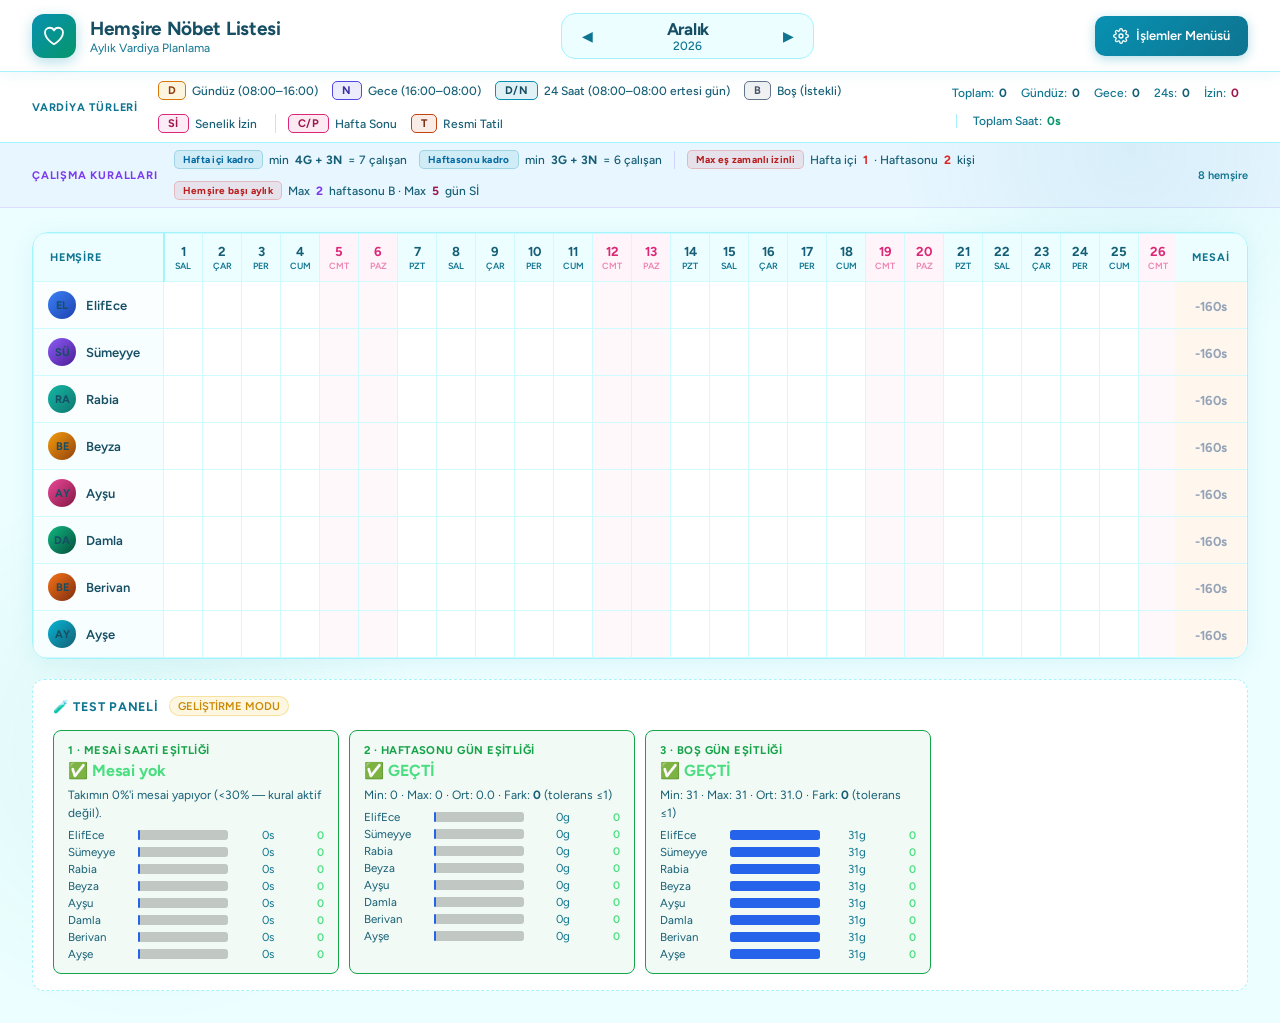
<file: index.html>
<!DOCTYPE html>
<html lang="tr">
<head>
  <meta charset="UTF-8" />
  <meta name="viewport" content="width=device-width, initial-scale=1.0" />
  <meta name="description" content="Hemşire Nöbet Listesi - Aylık çalışma programı düzenleme ve TXT olarak indirme uygulaması" />
  <title>Hemşire Nöbet Listesi</title>
  <script>
    (function(){var t=localStorage.getItem('nobet_theme');document.documentElement.setAttribute('data-theme',t==='dark'?'dark':'light');})();
  </script>
  <link rel="preconnect" href="https://fonts.googleapis.com" />
  <link rel="preconnect" href="https://fonts.gstatic.com" crossorigin />
  <link href="https://fonts.googleapis.com/css2?family=Figtree:wght@300;400;500;600;700;800&family=Noto+Sans:wght@300;400;500;700&display=swap" rel="stylesheet" />
  <link rel="stylesheet" href="style.css" />
</head>
<body>

<div class="app-wrapper">

  <!-- ─── HEADER ─── -->
  <header class="app-header">
    <div class="header-left">
      <div class="header-icon">
        <!-- Heroicons: heart (healthcare) -->
        <svg viewBox="0 0 24 24" aria-hidden="true">
          <path stroke-linecap="round" stroke-linejoin="round" d="M21 8.25c0-2.485-2.099-4.5-4.688-4.5-1.935 0-3.597 1.126-4.312 2.733-.715-1.607-2.377-2.733-4.313-2.733C5.1 3.75 3 5.765 3 8.25c0 7.22 9 12 9 12s9-4.78 9-12Z" />
        </svg>
      </div>
      <div class="header-title">
        <h1>Hemşire Nöbet Listesi</h1>
        <p>Aylık Vardiya Planlama</p>
      </div>
    </div>

    <div class="header-center">
      <div class="month-nav">
        <button class="nav-btn" onclick="prevMonth()" title="Önceki Ay">◀</button>
        <div class="month-display">
          <span class="month-name" id="monthName">Nisan</span>
          <span class="year-name" id="yearName">2026</span>
        </div>
        <button class="nav-btn" onclick="nextMonth()" title="Sonraki Ay">▶</button>
      </div>
    </div>

    <div class="header-right">
      <button class="btn btn-primary" onclick="openMenuModal()" id="btn-main-menu" aria-label="İşlemler Menüsü">
        <svg width="16" height="16" viewBox="0 0 24 24" fill="none" stroke="currentColor" stroke-width="2" stroke-linecap="round" stroke-linejoin="round" aria-hidden="true"><path d="M12 15a3 3 0 1 0 0-6 3 3 0 0 0 0 6Z"/><path d="M19.4 15a1.65 1.65 0 0 0 .33 1.82l.06.06a2 2 0 0 1-2.83 2.83l-.06-.06a1.65 1.65 0 0 0-1.82-.33 1.65 1.65 0 0 0-1 1.51V21a2 2 0 0 1-4 0v-.09A1.65 1.65 0 0 0 9 19.4a1.65 1.65 0 0 0-1.82.33l-.06.06a2 2 0 0 1-2.83-2.83l.06-.06A1.65 1.65 0 0 0 4.68 15a1.65 1.65 0 0 0-1.51-1H3a2 2 0 0 1 0-4h.09A1.65 1.65 0 0 0 4.6 9a1.65 1.65 0 0 0-.33-1.82l-.06-.06a2 2 0 0 1 2.83-2.83l.06.06A1.65 1.65 0 0 0 9 4.68a1.65 1.65 0 0 0 1-1.51V3a2 2 0 0 1 4 0v.09a1.65 1.65 0 0 0 1 1.51 1.65 1.65 0 0 0 1.82-.33l.06-.06a2 2 0 0 1 2.83 2.83l-.06.06A1.65 1.65 0 0 0 19.4 9a1.65 1.65 0 0 0 1.51 1H21a2 2 0 0 1 0 4h-.09a1.65 1.65 0 0 0-1.51 1Z"/></svg>
        <span class="btn-label">İşlemler Menüsü</span>
      </button>
      <input type="file" id="importFile" accept=".json" style="display:none;" onchange="importData(event)" />
    </div>
  </header>

  <!-- ─── LEGEND BAR ─── -->
  <div class="legend-bar">
    <span class="legend-label">Vardiya Türleri</span>
    <div class="legend-items">
      <div class="legend-item">
        <span class="legend-chip chip-day">D</span>
        Gündüz (08:00–16:00)
      </div>
      <div class="legend-item">
        <span class="legend-chip chip-night">N</span>
        Gece (16:00–08:00)
      </div>
      <div class="legend-item">
        <span class="legend-chip chip-dn">D/N</span>
        24 Saat (08:00–08:00 ertesi gün)
      </div>
      <div class="legend-item">
        <span class="legend-chip" style="background:rgba(100,116,139,0.10);color:#475569;border:1px solid #64748B;">B</span>
        Boş (İstekli)
      </div>
      <div class="legend-item">
        <span class="legend-chip chip-leave">Sİ</span>
        Senelik İzin
      </div>
      <div class="legend-item" style="border-left:1.5px solid var(--border-color);padding-left:12px;margin-left:4px;">
        <span class="legend-chip" style="background:rgba(219,39,119,0.10);color:#9D174D;border-color:#DB2777;">C/P</span>
        Hafta Sonu
      </div>
      <div class="legend-item">
        <span class="legend-chip" style="background:rgba(194,65,12,0.10);color:#7C2D12;border-color:#C2410C;">T</span>
        Resmi Tatil
      </div>
    </div>
    <div class="legend-spacer"></div>
    <div class="stats-bar">
      <div class="stat-item">Toplam: <span class="stat-value" id="statTotal">0</span></div>
      <div class="stat-item">Gündüz: <span class="stat-value" id="statDay">0</span></div>
      <div class="stat-item">Gece: <span class="stat-value" id="statNight">0</span></div>
      <div class="stat-item">24s: <span class="stat-value" id="statDN">0</span></div>
      <div class="stat-item">İzin: <span class="stat-value" style="color:var(--shift-leave-text)" id="statLeave">0</span></div>
      <div class="stat-item" style="border-left:1.5px solid var(--border-color);padding-left:16px;margin-left:4px;">Toplam Saat: <span class="stat-value" style="color:var(--brand-cta)" id="statHours">0s</span></div>
    </div>
  </div>

  <!-- ─── RULES BAR ─── -->
  <div class="rules-bar" id="rulesBar"></div>

  <!-- ─── MAIN TABLE ─── -->
  <main class="main-content">
    <!-- Masaüstü: tablo görünümü -->
    <div class="table-wrapper" id="desktopView">
      <table class="schedule-table" id="scheduleTable">
        <thead id="tableThead"></thead>
        <tbody id="tableTbody"></tbody>
      </table>
    </div>
    <!-- Mobil: kart görünümü (JS tarafından doldurulur) -->
    <div class="mobile-view" id="mobileView"></div>

    <!-- ─── TEST PANELİ (geliştirme modu) ─── -->
    <div class="test-panel" id="testPanel" style="display:none"></div>
  </main>

  <!-- ─── MOBİL FLOATING BOTTOM BAR ─── -->
  <div class="mobile-fab-bar" id="mobileFabBar">
    <div class="mob-month-nav">
      <button class="nav-btn" onclick="prevMonth()" title="Önceki Ay">◀</button>
      <div class="mob-month-display">
        <span class="month-name" id="mobMonthName">Nisan</span>
        <span class="year-name" id="mobYearName">2026</span>
      </div>
      <button class="nav-btn" onclick="nextMonth()" title="Sonraki Ay">▶</button>
    </div>
    <button class="mob-view-toggle" id="viewToggleBtn" onclick="toggleViewMode()" title="Tablo Görünümüne Geç">📊</button>
  </div>

</div>

  <!-- ─── MENU MODAL ─── -->
  <div class="modal-overlay" id="menuModal">
    <div class="modal" style="max-width:360px;">
      <div class="modal-header">
        <h2 class="modal-title">İşlemler Menüsü</h2>
        <button class="modal-close" onclick="closeMenuModal()" aria-label="Kapat">✕</button>
      </div>

      <div style="display:flex;flex-direction:column;gap:6px;">
        <!-- Çizelge -->
        <button class="menu-btn" onclick="closeMenuModal(); openAutoModal();">
          <svg viewBox="0 0 24 24" fill="none" stroke="currentColor" stroke-width="1.8" stroke-linecap="round" stroke-linejoin="round" aria-hidden="true"><rect x="3" y="4" width="18" height="18" rx="2"/><path d="M16 2v4M8 2v4M3 10h18"/><path d="M8 14h.01M12 14h.01M16 14h.01M8 18h.01M12 18h.01"/></svg>
          Otomatik Çizelge Oluştur
        </button>
        <button class="menu-btn" onclick="closeMenuModal(); openNurseModal();">
          <svg viewBox="0 0 24 24" fill="none" stroke="currentColor" stroke-width="1.8" stroke-linecap="round" stroke-linejoin="round" aria-hidden="true"><path d="M17 21v-2a4 4 0 0 0-4-4H5a4 4 0 0 0-4 4v2"/><circle cx="9" cy="7" r="4"/><path d="M23 21v-2a4 4 0 0 0-3-3.87M16 3.13a4 4 0 0 1 0 7.75"/></svg>
          Hemşire Yönetimi
        </button>

        <div class="menu-divider"></div>

        <!-- Tema -->
        <button class="menu-btn" onclick="toggleTheme()" id="btn-theme-toggle">
          <span id="themeToggleIcon" style="display:flex;align-items:center;">
            <svg viewBox="0 0 24 24" fill="none" stroke="currentColor" stroke-width="1.8" stroke-linecap="round" stroke-linejoin="round" aria-hidden="true"><path d="M21 12.79A9 9 0 1 1 11.21 3 7 7 0 0 0 21 12.79z"/></svg>
          </span>
          <span id="themeToggleLabel">Karanlık Tema</span>
        </button>

        <div class="menu-divider"></div>

        <!-- Veri -->
        <button class="menu-btn" onclick="closeMenuModal(); exportData();">
          <svg viewBox="0 0 24 24" fill="none" stroke="currentColor" stroke-width="1.8" stroke-linecap="round" stroke-linejoin="round" aria-hidden="true"><path d="M21 15v4a2 2 0 0 1-2 2H5a2 2 0 0 1-2-2v-4"/><polyline points="7 10 12 15 17 10"/><line x1="12" y1="15" x2="12" y2="3"/></svg>
          Mevcut Ayı Dışa Aktar (Yedekle)
        </button>
        <button class="menu-btn" onclick="closeMenuModal(); document.getElementById('importFile').click();">
          <svg viewBox="0 0 24 24" fill="none" stroke="currentColor" stroke-width="1.8" stroke-linecap="round" stroke-linejoin="round" aria-hidden="true"><path d="M21 15v4a2 2 0 0 1-2 2H5a2 2 0 0 1-2-2v-4"/><polyline points="17 8 12 3 7 8"/><line x1="12" y1="3" x2="12" y2="15"/></svg>
          İçe Aktar (Geri Yükle)
        </button>

        <div class="menu-divider"></div>

        <!-- Yazdır / İndir -->
        <button class="menu-btn" onclick="closeMenuModal(); printSchedule();">
          <svg viewBox="0 0 24 24" fill="none" stroke="currentColor" stroke-width="1.8" stroke-linecap="round" stroke-linejoin="round" aria-hidden="true"><polyline points="6 9 6 2 18 2 18 9"/><path d="M6 18H4a2 2 0 0 1-2-2v-5a2 2 0 0 1 2-2h16a2 2 0 0 1 2 2v5a2 2 0 0 1-2 2h-2"/><rect x="6" y="14" width="12" height="8"/></svg>
          Yazdır (A4)
        </button>
        <button class="menu-btn" onclick="closeMenuModal(); downloadTxt();">
          <svg viewBox="0 0 24 24" fill="none" stroke="currentColor" stroke-width="1.8" stroke-linecap="round" stroke-linejoin="round" aria-hidden="true"><path d="M14 2H6a2 2 0 0 0-2 2v16a2 2 0 0 0 2 2h12a2 2 0 0 0 2-2V8z"/><polyline points="14 2 14 8 20 8"/><line x1="16" y1="13" x2="8" y2="13"/><line x1="16" y1="17" x2="8" y2="17"/><polyline points="10 9 9 9 8 9"/></svg>
          TXT Formatında İndir
        </button>

        <div class="menu-divider"></div>

        <!-- Tehlikeli -->
        <button class="menu-btn menu-btn-danger" onclick="closeMenuModal(); clearAll();">
          <svg viewBox="0 0 24 24" fill="none" stroke="currentColor" stroke-width="1.8" stroke-linecap="round" stroke-linejoin="round" aria-hidden="true"><polyline points="3 6 5 6 21 6"/><path d="M19 6l-1 14a2 2 0 0 1-2 2H8a2 2 0 0 1-2-2L5 6"/><path d="M10 11v6M14 11v6"/><path d="M9 6V4a1 1 0 0 1 1-1h4a1 1 0 0 1 1 1v2"/></svg>
          Ekranda Görünen Ayı Temizle
        </button>
      </div>
    </div>
  </div>

<!-- ─── AUTO SCHEDULE MODAL ─── -->
<div class="modal-overlay" id="autoModal">
  <div class="modal" style="max-width:440px;">
    <div class="modal-header">
      <h2 class="modal-title">Otomatik Çizelge Oluştur</h2>
      <button class="modal-close" onclick="closeAutoModal()">&#x2715;</button>
    </div>

    <p style="color:var(--text-secondary);font-size:13px;line-height:1.65;margin-bottom:16px;">
      <strong id="autoMonthLabel" style="color:var(--text-primary);"></strong> ayı için otomatik vardiya ataması yapılacak.
      Yük dengeli ve tercih öncelikli dağıtılır. Gece (N) sonrası zorunlu dinlenme kuralı otomatik uygulanır.
    </p>

    <!-- Hafta içi -->
    <p style="font-size:12px;font-weight:600;color:var(--text-secondary);margin-bottom:8px;letter-spacing:0.3px;">HAFTA İÇİ</p>
    <div style="display:grid;grid-template-columns:1fr 1fr;gap:12px;margin-bottom:12px;">
      <div class="form-group" style="margin-bottom:0;">
        <label class="form-label" for="autoMinDay">Min. Gündüz</label>
        <input class="form-input" type="number" id="autoMinDay" value="4" min="1" max="20">
      </div>
      <div class="form-group" style="margin-bottom:0;">
        <label class="form-label" for="autoMinNight">Min. Gece</label>
        <input class="form-input" type="number" id="autoMinNight" value="3" min="1" max="20">
      </div>
    </div>

    <!-- Haftasonu -->
    <p style="font-size:12px;font-weight:600;color:var(--text-secondary);margin-bottom:8px;letter-spacing:0.3px;">HAFTASONU / RESMİ TATİL</p>
    <div style="display:grid;grid-template-columns:1fr 1fr;gap:12px;margin-bottom:16px;">
      <div class="form-group" style="margin-bottom:0;">
        <label class="form-label" for="autoMinDayWe">Min. Gündüz</label>
        <input class="form-input" type="number" id="autoMinDayWe" value="3" min="1" max="20">
      </div>
      <div class="form-group" style="margin-bottom:0;">
        <label class="form-label" for="autoMinNightWe">Min. Gece</label>
        <input class="form-input" type="number" id="autoMinNightWe" value="3" min="1" max="20">
      </div>
    </div>

    <!-- Hemşire başı limitler -->
    <p style="font-size:12px;font-weight:600;color:var(--text-secondary);margin-bottom:8px;letter-spacing:0.3px;">HEMŞİRE BAŞI AYLIK LİMİTLER</p>
    <div style="display:grid;grid-template-columns:1fr 1fr;gap:12px;margin-bottom:16px;">
      <div class="form-group" style="margin-bottom:0;">
        <label class="form-label" for="autoMaxLeave">Max Senelik İzin (gün)</label>
        <input class="form-input" type="number" id="autoMaxLeave" value="5" min="1" max="31">
      </div>
    </div>

    <div id="autoPreview" style="background:rgba(8,145,178,0.07);border:1px solid rgba(8,145,178,0.18);border-radius:10px;padding:12px;margin-bottom:16px;font-size:12px;color:var(--text-secondary);line-height:1.6;">
    </div>

    <div style="background:rgba(234,179,8,0.07);border:1px solid rgba(234,179,8,0.25);border-radius:10px;padding:10px 12px;margin-bottom:20px;">
      <p style="color:#92400e;font-size:12px;line-height:1.5;">
        Sadece <strong>atanmamış (boş)</strong> hücreler doldurulur. Mevcut vardiyalar, izin ve boş gün talepleri korunur.
      </p>
    </div>

    <div class="modal-footer">
      <button class="btn btn-secondary" onclick="closeAutoModal()" id="btn-auto-cancel">İptal</button>
      <button class="btn btn-primary" onclick="runAutoSchedule()" id="btn-run-auto">Oluştur</button>
    </div>
  </div>
</div>

<!-- ─── SENARYO SEÇİCİ MODAL ─── -->
<div class="modal-overlay" id="scenarioPickerModal">
  <div class="modal" style="max-width:700px;max-height:88vh;display:flex;flex-direction:column;">
    <div class="modal-header" style="flex-shrink:0;">
      <div>
        <h2 class="modal-title">Senaryo Seçimi</h2>
        <p style="font-size:12px;color:var(--text-muted);margin:2px 0 0;" id="scenarioPickerSubtitle"></p>
      </div>
      <button class="modal-close" onclick="closeScenarioPickerModal()">✕</button>
    </div>

    <div id="scenarioPickerBody" style="overflow-y:auto;flex:1;padding:8px 0;"></div>

    <div class="modal-footer" style="flex-shrink:0;border-top:1px solid var(--modal-divider);padding-top:12px;">
      <span style="font-size:12px;color:var(--text-muted);flex:1;" id="scenarioPickerNote"></span>
      <button class="btn btn-secondary" onclick="closeScenarioPickerModal()">İptal</button>
      <button class="btn btn-primary" id="btn-apply-scenario" onclick="applySelectedScenario()" disabled style="opacity:0.4;">Uygula</button>
    </div>
  </div>
</div>

<!-- ─── NURSE MANAGER MODAL ─── -->
<div class="modal-overlay" id="nurseModal">
  <div class="modal">
    <div class="modal-header">
      <h2 class="modal-title">Hemşire Listesi</h2>
      <button class="modal-close" onclick="closeNurseModal()">✕</button>
    </div>

    <div class="form-group">
      <label class="form-label" for="newNurseName">Yeni Hemşire Ekle</label>
      <div style="display:flex;gap:8px;">
        <input 
          class="form-input" 
          type="text" 
          id="newNurseName" 
          placeholder="Hemşire adını yazın..." 
          autocomplete="off"
        />
        <button class="btn btn-primary" onclick="addNurse()" id="btn-add-nurse" style="min-width:80px;">Ekle</button>
      </div>
    </div>

    <div class="form-group">
      <label class="form-label">Mevcut Hemşireler <span style="font-size:10px;font-weight:400;text-transform:none;">(sıralamak için sürükle-bırak · ☀️⚖️🌙 =vardiya tercihi)</span></label>
      <div class="nurse-list" id="nurseListItems"></div>
    </div>

    <div class="modal-footer">
      <button class="btn btn-secondary" onclick="closeNurseModal()">Kapat</button>
    </div>
  </div>
</div>

<!-- ─── CONFIRM MODAL ─── -->
<div class="modal-overlay" id="confirmModal">
  <div class="modal" style="max-width:400px;">
    <div class="modal-header">
      <h2 class="modal-title" id="confirmTitle">Emin misiniz?</h2>
      <button class="modal-close" onclick="closeConfirm()">✕</button>
    </div>
    <p id="confirmMessage" style="color:var(--text-secondary);font-size:14px;line-height:1.6;margin-bottom:24px;"></p>
    <div class="modal-footer">
      <button class="btn btn-secondary" onclick="closeConfirm()" id="btn-confirm-cancel">İptal</button>
      <button class="btn btn-danger" onclick="doConfirm()" id="btn-confirm-ok">Evet, Devam Et</button>
    </div>
  </div>
</div>

<!-- ─── TOAST ─── -->
<div class="toast" id="toast">
  <span class="toast-icon" id="toastIcon">✅</span>
  <span id="toastMsg">İşlem tamamlandı</span>
</div>

<script src="app.js"></script>
</body>
</html>
</file>
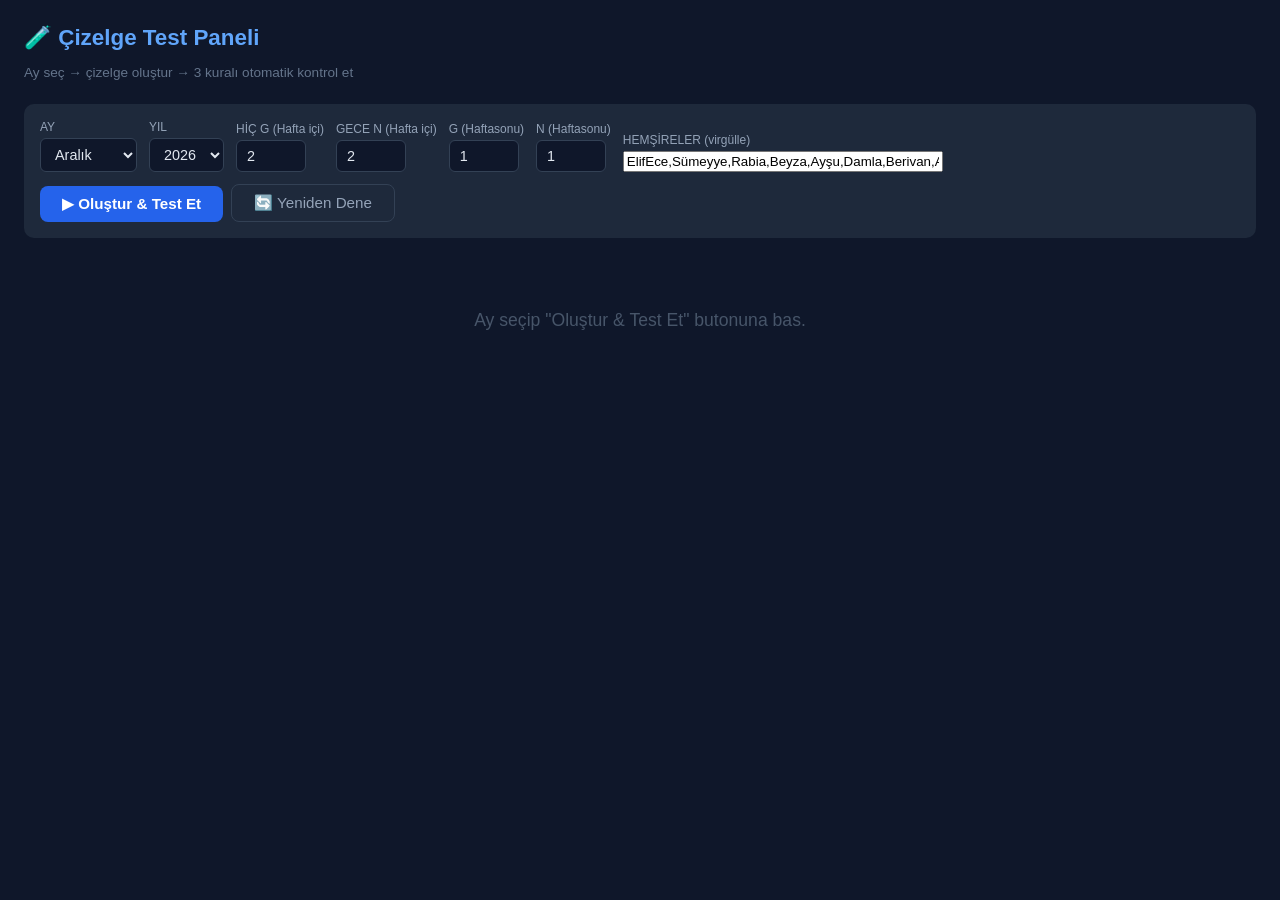
<file: test_schedule.html>
<!DOCTYPE html>
<html lang="tr">
<head>
<meta charset="UTF-8">
<title>Çizelge Test Paneli</title>
<style>
  *, *::before, *::after { box-sizing: border-box; }
  body {
    font-family: -apple-system, BlinkMacSystemFont, 'Segoe UI', sans-serif;
    background: #0f172a;
    color: #e2e8f0;
    margin: 0;
    padding: 24px;
  }
  h1 { color: #60a5fa; font-size: 1.4em; margin: 0 0 4px; }
  .subtitle { color: #64748b; font-size: 0.85em; margin-bottom: 24px; }

  /* ── Controls ── */
  .controls {
    display: flex;
    flex-wrap: wrap;
    gap: 12px;
    align-items: flex-end;
    background: #1e293b;
    padding: 16px;
    border-radius: 10px;
    margin-bottom: 24px;
  }
  .ctrl-group { display: flex; flex-direction: column; gap: 4px; }
  label { font-size: 0.75em; color: #94a3b8; }
  select, input[type=number] {
    background: #0f172a;
    color: #e2e8f0;
    border: 1px solid #334155;
    border-radius: 6px;
    padding: 7px 10px;
    font-size: 0.9em;
  }
  .btn {
    background: #2563eb;
    color: #fff;
    border: none;
    border-radius: 8px;
    padding: 9px 22px;
    font-size: 0.95em;
    cursor: pointer;
    font-weight: 600;
    transition: background 0.15s;
  }
  .btn:hover { background: #1d4ed8; }
  .btn-ghost {
    background: transparent;
    border: 1px solid #334155;
    color: #94a3b8;
    font-weight: 400;
  }
  .btn-ghost:hover { background: #1e293b; color: #e2e8f0; }

  /* ── Check Cards ── */
  .checks {
    display: grid;
    grid-template-columns: repeat(auto-fill, minmax(300px, 1fr));
    gap: 14px;
    margin-bottom: 24px;
  }
  .card {
    background: #1e293b;
    border: 1px solid #334155;
    border-radius: 10px;
    padding: 16px;
  }
  .card.pass { border-color: #16a34a; background: #052e16; }
  .card.fail { border-color: #dc2626; background: #1c0707; }
  .card.warn { border-color: #d97706; background: #1c1007; }
  .card-title {
    font-size: 0.8em;
    font-weight: 700;
    text-transform: uppercase;
    letter-spacing: 0.05em;
    color: #94a3b8;
    margin-bottom: 10px;
  }
  .card.pass .card-title { color: #4ade80; }
  .card.fail .card-title { color: #f87171; }
  .card.warn .card-title { color: #fbbf24; }
  .verdict {
    font-size: 1.5em;
    font-weight: 700;
    margin-bottom: 8px;
  }
  .card.pass .verdict { color: #4ade80; }
  .card.fail .verdict { color: #f87171; }
  .card.warn .verdict { color: #fbbf24; }

  /* ── Bar Chart ── */
  .bar-list { display: flex; flex-direction: column; gap: 5px; margin-top: 8px; }
  .bar-row { display: flex; align-items: center; gap: 8px; font-size: 0.78em; }
  .bar-name { width: 72px; color: #cbd5e1; white-space: nowrap; overflow: hidden; text-overflow: ellipsis; }
  .bar-track { flex: 1; background: #0f172a; border-radius: 4px; height: 14px; position: relative; }
  .bar-fill { height: 100%; border-radius: 4px; min-width: 2px; }
  .bar-fill.ok    { background: #2563eb; }
  .bar-fill.over  { background: #dc2626; }
  .bar-fill.under { background: #d97706; }
  .bar-val { width: 44px; text-align: right; color: #94a3b8; }
  .bar-delta { width: 48px; text-align: right; font-weight: 600; }
  .bar-delta.pos { color: #f87171; }
  .bar-delta.neg { color: #fbbf24; }
  .bar-delta.zero { color: #4ade80; }

  /* ── Schedule Table ── */
  .tbl-wrap { overflow-x: auto; }
  table {
    border-collapse: collapse;
    font-size: 0.72em;
    min-width: 100%;
  }
  th, td {
    border: 1px solid #1e293b;
    padding: 3px 5px;
    text-align: center;
    white-space: nowrap;
  }
  thead th { background: #1e293b; color: #94a3b8; position: sticky; top: 0; }
  th.we  { color: #f87171; }
  th.hol { color: #fbbf24; }
  td.nurse-name { text-align: left; padding: 3px 8px; color: #e2e8f0; font-weight: 500; position: sticky; left: 0; background: #0f172a; }
  td.D   { background: #14532d; color: #4ade80; font-weight: 700; }
  td.N   { background: #1e1b4b; color: #a5b4fc; font-weight: 700; }
  td.B   { background: #1c1917; color: #78716c; }
  td.Si  { background: #422006; color: #fb923c; }
  td.stat { background: #1e293b; color: #94a3b8; }
  .tbl-footer { font-size: 0.78em; color: #64748b; margin-top: 6px; }

  .divider { border: none; border-top: 1px solid #1e293b; margin: 24px 0; }
  .section-title { font-size: 0.85em; font-weight: 700; color: #64748b; text-transform: uppercase; letter-spacing: 0.05em; margin-bottom: 12px; }
  .empty-state { color: #475569; text-align: center; padding: 48px; font-size: 1.1em; }
</style>
</head>
<body>

<h1>🧪 Çizelge Test Paneli</h1>
<p class="subtitle">Ay seç → çizelge oluştur → 3 kuralı otomatik kontrol et</p>

<div class="controls">
  <div class="ctrl-group">
    <label>AY</label>
    <select id="selMonth">
      <option value="0">Ocak</option><option value="1">Şubat</option>
      <option value="2">Mart</option><option value="3">Nisan</option>
      <option value="4">Mayıs</option><option value="5">Haziran</option>
      <option value="6">Temmuz</option><option value="7">Ağustos</option>
      <option value="8">Eylül</option><option value="9">Ekim</option>
      <option value="10">Kasım</option><option value="11">Aralık</option>
    </select>
  </div>
  <div class="ctrl-group">
    <label>YIL</label>
    <select id="selYear">
      <option>2024</option><option>2025</option>
      <option selected>2026</option><option>2027</option>
    </select>
  </div>
  <div class="ctrl-group">
    <label>HİÇ G (Hafta içi)</label>
    <input type="number" id="minDay" value="2" min="1" max="8" style="width:70px">
  </div>
  <div class="ctrl-group">
    <label>GECE N (Hafta içi)</label>
    <input type="number" id="minNight" value="2" min="1" max="8" style="width:70px">
  </div>
  <div class="ctrl-group">
    <label>G (Haftasonu)</label>
    <input type="number" id="minDayWe" value="1" min="1" max="8" style="width:70px">
  </div>
  <div class="ctrl-group">
    <label>N (Haftasonu)</label>
    <input type="number" id="minNightWe" value="1" min="1" max="8" style="width:70px">
  </div>
  <div class="ctrl-group">
    <label>HEMŞİRELER (virgülle)</label>
    <input type="text" id="nurseList" value="ElifEce,Sümeyye,Rabia,Beyza,Ayşu,Damla,Berivan,Ayşe"
      style="width:320px">
  </div>
  <div class="ctrl-group" style="flex-direction:row;gap:8px;align-items:flex-end">
    <button class="btn" onclick="generate()">▶ Oluştur &amp; Test Et</button>
    <button class="btn btn-ghost" onclick="regenerate()">🔄 Yeniden Dene</button>
  </div>
</div>

<div id="checksArea"><p class="empty-state">Ay seçip "Oluştur & Test Et" butonuna bas.</p></div>
<hr class="divider" id="divTable" style="display:none">
<div id="tableArea"></div>

<script>
// ─── Algoritma (DOM bağımsız kopya) ─────────────────────────────────────────

const SHIFT_HOURS = { empty: 0, day: 8, night: 16, daynight: 24, off: 0, leave: 0 };
const TR_MONTHS   = ['Ocak','Şubat','Mart','Nisan','Mayıs','Haziran','Temmuz','Ağustos','Eylül','Ekim','Kasım','Aralık'];
const TR_DAYS_S   = ['Paz','Pzt','Sal','Çar','Per','Cum','Cmt'];

const TR_FIXED_HOLIDAYS = [[0,1],[3,23],[4,1],[4,19],[6,15],[7,30],[9,29]];
const TR_VAR_HOLIDAYS   = {
  2024:[[3,10],[3,11],[3,12],[5,16],[5,17],[5,18],[5,19]],
  2025:[[2,30],[2,31],[3,1],[5,6],[5,7],[5,8],[5,9]],
  2026:[[2,20],[2,21],[2,22],[4,27],[4,28],[4,29],[4,30]],
  2027:[[2,9],[2,10],[2,11],[4,16],[4,17],[4,18],[4,19]],
};

function getHolidayDays(year, month) {
  const s = new Set();
  TR_FIXED_HOLIDAYS.forEach(([m,d]) => { if (m===month) s.add(d); });
  (TR_VAR_HOLIDAYS[year]||[]).forEach(([m,d]) => { if (m===month) s.add(d); });
  return s;
}
function daysInMonth(y,m) { return new Date(y,m+1,0).getDate(); }
function getDow(y,m,d)    { return new Date(y,m,d).getDay(); }

function generate() {
  _lastParams = readParams();
  _lastResult = generateSchedule(_lastParams);
  render(_lastParams, _lastResult);
}
function regenerate() {
  if (!_lastParams) return;
  _lastResult = generateSchedule(_lastParams);
  render(_lastParams, _lastResult);
}

let _lastParams = null, _lastResult = null;

function readParams() {
  const month   = parseInt(document.getElementById('selMonth').value);
  const year    = parseInt(document.getElementById('selYear').value);
  const minDay  = Math.max(1, parseInt(document.getElementById('minDay').value)||2);
  const minNight= Math.max(1, parseInt(document.getElementById('minNight').value)||2);
  const minDayWe  = Math.max(1, parseInt(document.getElementById('minDayWe').value)||1);
  const minNightWe= Math.max(1, parseInt(document.getElementById('minNightWe').value)||1);
  const nurses  = document.getElementById('nurseList').value
    .split(',').map(s=>s.trim()).filter(Boolean);
  return { year, month, minDay, minNight, minDayWe, minNightWe, nurses };
}

function generateSchedule({ nurses, year, month, minDay, minNight, minDayWe, minNightWe }) {
  const days     = daysInMonth(year, month);
  const holidays = getHolidayDays(year, month);

  const sch = {};
  nurses.forEach(n => { sch[n] = {}; });

  const hourLoad    = {}; nurses.forEach(n => { hourLoad[n] = 0; });
  const weekendLoad = {}; nurses.forEach(n => { weekendLoad[n] = 0; });

  function isAvailable(nurse, day, shiftType) {
    const cur  = sch[nurse][day];
    if (cur !== 'empty' && cur !== undefined) return false;
    const prev = sch[nurse][day-1];
    if (prev === 'night' || prev === 'daynight') return false;
    if (shiftType === 'day' && prev === 'day') {
      let streak = 1;
      for (let i = day-2; i >= 1; i--) {
        if (sch[nurse][i] === 'day') streak++; else break;
      }
      if (streak >= 2) return false;
    }
    return true;
  }

  function restDays(nurse, day) {
    let rest = 0;
    for (let i = day-1; i >= 1; i--) {
      const s = sch[nurse][i];
      if (!s || s==='empty'||s==='off') rest++;
      else if (s==='day') return rest;
      else return 0;
    }
    return 0;
  }

  const sort = (pool, st, isWe, day) =>
    [...pool].sort((a,b) => {
      const sa = (hourLoad[a]/8)*2 + (restDays(a,day)>=3?-4:0) + (isWe?weekendLoad[a]*2:0) + Math.random()*1.5;
      const sb = (hourLoad[b]/8)*2 + (restDays(b,day)>=3?-4:0) + (isWe?weekendLoad[b]*2:0) + Math.random()*1.5;
      return sa - sb;
    });

  let skipped = 0;
  const skippedDays = [];

  for (let d = 1; d <= days; d++) {
    const dow     = getDow(year, month, d);
    const isWe    = dow===0||dow===6;
    const isHol   = holidays.has(d) && !isWe;
    const useWe   = isWe || isHol;
    const needD   = useWe ? minDayWe   : minDay;
    const needN   = useWe ? minNightWe : minNight;

    const avD = nurses.filter(n => isAvailable(n,d,'day'));
    const avN = nurses.filter(n => isAvailable(n,d,'night'));
    const dayA = sort(avD,'day',useWe,d).slice(0, needD);
    if (dayA.length < needD) { skipped++; skippedDays.push(d); continue; }

    const dSet = new Set(dayA);
    const nigA = sort(avN.filter(n=>!dSet.has(n)),'night',useWe,d).slice(0, needN);
    if (nigA.length < needN) { skipped++; skippedDays.push(d); continue; }

    dayA.forEach(n => { sch[n][d]='day';   hourLoad[n]+=8;  if(useWe) weekendLoad[n]++; });
    nigA.forEach(n => { sch[n][d]='night'; hourLoad[n]+=16; if(useWe) weekendLoad[n]++; });
  }

  // Boş gün sayısı
  const offLoad = {};
  nurses.forEach(n => {
    offLoad[n] = 0;
    for (let d = 1; d <= days; d++) {
      const s = sch[n][d];
      if (!s || s === 'empty' || s === 'off') offLoad[n]++;
    }
  });

  return { sch, hourLoad, weekendLoad, offLoad, skipped, skippedDays };
}

// ─── Render ─────────────────────────────────────────────────────────────────

function render(params, result) {
  const { nurses, year, month } = params;
  const { sch, hourLoad, weekendLoad, offLoad, skipped, skippedDays } = result;

  // ── 3 kontrol kartı ──
  const hourVals    = nurses.map(n => hourLoad[n]);
  const weVals      = nurses.map(n => weekendLoad[n]);
  const offVals     = nurses.map(n => offLoad[n]);

  const checksHtml = `
    <p class="section-title">📊 Kontrol Sonuçları — ${TR_MONTHS[month]} ${year}</p>
    <div class="checks">
      ${makeCard('1', '⏱ Mesai Saati Eşitliği', '±8 saat tolerans', hourVals, nurses, hourLoad, 'h', 8)}
      ${makeCard('2', '📅 Haftasonu Gün Eşitliği', '±1 gün tolerans', weVals, nurses, weekendLoad, 'gün', 1)}
      ${makeCard('3', '🏖 Boş Gün Eşitliği', '±1 gün tolerans', offVals, nurses, offLoad, 'gün', 1)}
    </div>
    ${skipped > 0 ? `<p style="color:#fbbf24;font-size:0.85em">⚠️ ${skipped} gün atlandı (yetersiz hemşire): ${skippedDays.join(', ')}</p>` : ''}
  `;
  document.getElementById('checksArea').innerHTML = checksHtml;

  // ── Çizelge tablosu ──
  document.getElementById('divTable').style.display = '';
  document.getElementById('tableArea').innerHTML =
    `<p class="section-title">📋 Oluşturulan Çizelge</p>` +
    `<div class="tbl-wrap">${buildTable(params, result)}</div>` +
    `<p class="tbl-footer">D = Gündüz (8 s) &nbsp;|&nbsp; N = Gece (16 s) &nbsp;|&nbsp; B = Boş &nbsp;|&nbsp; Sİ = Senelik İzin</p>`;
}

function makeCard(num, title, tolerance, vals, nurses, loadMap, unit, tol) {
  const avg    = vals.reduce((a,b)=>a+b,0) / vals.length;
  const max    = Math.max(...vals);
  const min    = Math.min(...vals);
  const spread = max - min;
  const pass   = spread <= tol * 2;        // ±tol → max fark 2*tol
  const cls    = pass ? 'pass' : spread <= tol * 4 ? 'warn' : 'fail';
  const icon   = pass ? '✅ GEÇTİ' : spread <= tol * 4 ? '⚠️ UYARI' : '❌ BAŞARISIZ';

  const maxVal = Math.max(...vals, 1);
  const bars = nurses.map(n => {
    const v   = loadMap[n];
    const d   = v - avg;
    const pct = Math.round((v / maxVal) * 100);
    const barCls = Math.abs(d) <= tol ? 'ok' : d > 0 ? 'over' : 'under';
    const dSign  = d > 0 ? '+' : '';
    const dCls   = Math.abs(d) <= tol ? 'zero' : d > 0 ? 'pos' : 'neg';
    return `
      <div class="bar-row">
        <span class="bar-name" title="${n}">${n}</span>
        <div class="bar-track">
          <div class="bar-fill ${barCls}" style="width:${pct}%"></div>
        </div>
        <span class="bar-val">${v}${unit}</span>
        <span class="bar-delta ${dCls}">${dSign}${d.toFixed(unit==='h'?0:1)}</span>
      </div>`;
  }).join('');

  return `
    <div class="card ${cls}">
      <div class="card-title">${num}. ${title}</div>
      <div class="verdict">${icon}</div>
      <div style="font-size:0.8em;color:#94a3b8;margin-bottom:10px">
        Ort: <b>${avg.toFixed(unit==='h'?0:1)}${unit}</b> &nbsp;|&nbsp;
        Min: <b>${min}${unit}</b> &nbsp;|&nbsp;
        Max: <b>${max}${unit}</b> &nbsp;|&nbsp;
        Fark: <b style="color:${pass?'#4ade80':cls==='warn'?'#fbbf24':'#f87171'}">${spread}${unit}</b>
        &nbsp;<span style="color:#475569">(tolerans ±${tol}${unit})</span>
      </div>
      <div class="bar-list">${bars}</div>
    </div>`;
}

function buildTable({ nurses, year, month }, { sch, hourLoad, weekendLoad, offLoad }) {
  const days     = daysInMonth(year, month);
  const holidays = getHolidayDays(year, month);

  let head = '<tr><th style="text-align:left;padding:3px 8px">Hemşire</th>';
  for (let d = 1; d <= days; d++) {
    const dow   = getDow(year, month, d);
    const isWe  = dow===0||dow===6;
    const isHol = holidays.has(d)&&!isWe;
    const cls   = isWe ? 'we' : isHol ? 'hol' : '';
    head += `<th class="${cls}">${d}<br><span style="font-weight:400;font-size:0.85em">${TR_DAYS_S[dow]}</span></th>`;
  }
  head += '<th>Saat</th><th>WE</th><th>Boş</th></tr>';

  let body = '';
  nurses.forEach(n => {
    let row = `<td class="nurse-name">${n}</td>`;
    for (let d = 1; d <= days; d++) {
      const s = sch[n][d] || '';
      const label = {day:'D', night:'N', off:'B', leave:'Sİ', daynight:'D/N'}[s] || '';
      const cls   = {day:'D', night:'N', off:'B', leave:'Si'}[s] || '';
      row += `<td class="${cls}">${label}</td>`;
    }
    row += `<td class="stat"><b>${hourLoad[n]}h</b></td>`;
    row += `<td class="stat">${weekendLoad[n]}</td>`;
    row += `<td class="stat">${offLoad[n]}</td>`;
    body += `<tr>${row}</tr>`;
  });

  // Toplam satırı
  let totRow = `<td class="nurse-name" style="color:#64748b">Toplam / Ort</td>`;
  for (let d = 1; d <= days; d++) {
    const dc = nurses.filter(n=>sch[n][d]==='day').length;
    const nc = nurses.filter(n=>sch[n][d]==='night').length;
    totRow += `<td class="stat" style="font-size:0.85em;color:#64748b">${dc?dc+'G':''} ${nc?nc+'N':''}</td>`;
  }
  const avgH  = (nurses.reduce((a,n)=>a+hourLoad[n],0)/nurses.length).toFixed(0);
  const avgWe = (nurses.reduce((a,n)=>a+weekendLoad[n],0)/nurses.length).toFixed(1);
  const avgOf = (nurses.reduce((a,n)=>a+offLoad[n],0)/nurses.length).toFixed(1);
  totRow += `<td class="stat" style="color:#94a3b8">~${avgH}h</td><td class="stat">~${avgWe}</td><td class="stat">~${avgOf}</td>`;
  body += `<tr style="border-top:2px solid #334155">${totRow}</tr>`;

  return `<table><thead>${head}</thead><tbody>${body}</tbody></table>`;
}

// Sayfa açılışında bugünün ayını seç
(function() {
  const now = new Date();
  document.getElementById('selMonth').value = now.getMonth();
  document.getElementById('selYear').value  = now.getFullYear();
})();
</script>
</body>
</html>
</file>
<file: style.css>
@import url('https://fonts.googleapis.com/css2?family=Figtree:wght@300;400;500;600;700;800&family=Noto+Sans:wght@300;400;500;700&display=swap');

/* ─── LIGHT THEME (default) ──────────────────────────────────── */
:root {
  /* Healthcare palette — calm cyan + health green */
  --brand-primary:    #0891B2;
  --brand-secondary:  #22D3EE;
  --brand-cta:        #059669;
  --brand-cta-light:  #D1FAE5;

  --bg-primary:       #ECFEFF;
  --bg-secondary:     #F0FDFF;
  --bg-card:          #FFFFFF;
  --bg-card-hover:    #F0FDFF;

  --text-primary:     #164E63;
  --text-secondary:   #155E75;
  --text-muted:       #0E7490;

  --border-color:     #A5F3FC;
  --border-light:     #CFFAFE;

  --shift-day-bg:     rgba(251, 191, 36,  0.15);
  --shift-day-border: #D97706;
  --shift-day-text:   #92400E;

  --shift-night-bg:   rgba(99, 102, 241, 0.12);
  --shift-night-border: #4F46E5;
  --shift-night-text: #3730A3;

  --shift-dn-bg:      rgba(8, 145, 178, 0.12);
  --shift-dn-border:  #0891B2;
  --shift-dn-text:    #164E63;

  --shift-leave-bg:   rgba(236, 72, 153, 0.10);
  --shift-leave-border: #DB2777;
  --shift-leave-text: #9D174D;

  --header-height:    72px;
  --table-header-bg:  #ECFEFF;

  /* Modal değişkenleri — light tema */
  --modal-bg:         #FFFFFF;
  --modal-card:       #F8FDFF;
  --modal-border:     #A5F3FC;
  --modal-divider:    #E0F9FC;
  --modal-btn-bg:     #F0FDFF;
  --modal-btn-hover:  #E0F9FC;
  --modal-btn-border: #A5F3FC;
}

/* ─── DARK THEME ─────────────────────────────────────────────── */
[data-theme="dark"] {
  --brand-primary:    #22D3EE;
  --brand-secondary:  #67E8F9;
  --brand-cta:        #34D399;
  --brand-cta-light:  #064E3B;

  --bg-primary:       #020617;   /* skill: deep OLED black */
  --bg-secondary:     #0F172A;   /* skill: primary dark */
  --bg-card:          #1E293B;   /* skill: secondary dark */
  --bg-card-hover:    #263548;

  --text-primary:     #F8FAFC;   /* skill: high contrast white */
  --text-secondary:   #CBD5E1;   /* slate-300 */
  --text-muted:       #94A3B8;   /* slate-400 */

  --border-color:     #334155;   /* slate-600 — clearly visible */
  --border-light:     #1E293B;   /* slate-800 */

  /* Modal özel değişkenler */
  --modal-bg:         #0F172A;
  --modal-card:       #1E293B;
  --modal-border:     #334155;
  --modal-divider:    #253042;
  --modal-btn-bg:     #1E293B;
  --modal-btn-hover:  #263548;
  --modal-btn-border: #334155;

  --shift-day-bg:     rgba(251, 191, 36,  0.15);
  --shift-day-border: #F59E0B;
  --shift-day-text:   #FCD34D;

  --shift-night-bg:   rgba(99, 102, 241, 0.18);
  --shift-night-border: #6366F1;
  --shift-night-text: #A5B4FC;

  --shift-dn-bg:      rgba(34, 211, 238, 0.12);
  --shift-dn-border:  #22D3EE;
  --shift-dn-text:    #67E8F9;

  --shift-leave-bg:   rgba(244, 114, 182, 0.15);
  --shift-leave-border: #EC4899;
  --shift-leave-text: #F9A8D4;

  --header-height:    72px;
  --table-header-bg:  #0B1120;
}

/* ─── Dark tema element overrides ────────────────────────────── */
[data-theme="dark"] .app-header        { background: #0B1120; box-shadow: 0 2px 20px rgba(0,0,0,0.6); }
[data-theme="dark"] .legend-bar        { background: #0F172A; border-color: #253042; }
[data-theme="dark"] .nurse-name-cell   { background: #0F172A; }
[data-theme="dark"] .row-total         { background: #0F172A; }
[data-theme="dark"] .table-wrapper     { background: #1E293B; box-shadow: 0 4px 40px rgba(0,0,0,0.5); }
[data-theme="dark"] .nurse-card        { background: #1E293B; }
[data-theme="dark"] .nurse-card-header { background: #0F172A; }
[data-theme="dark"] .nurse-list-item   { background: #0F172A; border-color: #253042; }
[data-theme="dark"] .nurse-list-item:hover { background: #1E293B; border-color: #22D3EE; }
[data-theme="dark"] .form-input        { background: #0F172A; color: #F8FAFC; border-color: #334155; }
[data-theme="dark"] .form-input:focus  { border-color: #22D3EE; box-shadow: 0 0 0 3px rgba(34,211,238,0.15); }
[data-theme="dark"] .toast             { background: #1E293B; border-color: #334155; box-shadow: 0 8px 32px rgba(0,0,0,0.5); }
[data-theme="dark"] .mobile-fab-bar    { background: rgba(2,6,23,0.97); border-color: #253042; }
[data-theme="dark"] .mob-month-nav     { background: #1E293B; border-color: #334155; }
[data-theme="dark"] .mob-view-toggle   { background: #1E293B; border-color: #334155; }
[data-theme="dark"] .pref-toggle       { background: #020617; border-color: #253042; }
[data-theme="dark"] .schedule-table tbody tr:nth-child(even) .nurse-name-cell { background: rgba(255,255,255,0.02); }
[data-theme="dark"] .schedule-table tbody tr:hover .nurse-name-cell,
[data-theme="dark"] .schedule-table tbody tr:hover .row-total { background: #1E2A42; }
[data-theme="dark"] .shift-cell:hover { background: rgba(255,255,255,0.03); }
[data-theme="dark"] .shift-cell:hover .cell-inner.empty { background: rgba(255,255,255,0.05); }
[data-theme="dark"] body::before { background: radial-gradient(circle, rgba(34,211,238,0.06) 0%, transparent 65%); }
[data-theme="dark"] body::after  { background: radial-gradient(circle, rgba(52,211,153,0.05) 0%, transparent 65%); }

* {
  margin: 0;
  padding: 0;
  box-sizing: border-box;
}

body {
  font-family: 'Figtree', 'Noto Sans', sans-serif;
  background: var(--bg-primary);
  color: var(--text-primary);
  min-height: 100vh;
  overflow-x: hidden;
}

/* Subtle background pattern */
body::before {
  content: '';
  position: fixed;
  top: -100px;
  right: -100px;
  width: 500px;
  height: 500px;
  background: radial-gradient(circle, rgba(8, 145, 178, 0.07) 0%, transparent 65%);
  pointer-events: none;
  z-index: 0;
}
body::after {
  content: '';
  position: fixed;
  bottom: -150px;
  left: -150px;
  width: 600px;
  height: 600px;
  background: radial-gradient(circle, rgba(5, 150, 105, 0.06) 0%, transparent 65%);
  pointer-events: none;
  z-index: 0;
}

.app-wrapper {
  position: relative;
  z-index: 1;
  min-height: 100vh;
  display: flex;
  flex-direction: column;
}

/* ─── HEADER ─────────────────────────────────────────────────── */
.app-header {
  background: #FFFFFF;
  border-bottom: 1.5px solid var(--border-color);
  padding: 0 32px;
  display: flex;
  align-items: center;
  justify-content: space-between;
  height: var(--header-height);
  position: sticky;
  top: 0;
  z-index: 100;
  box-shadow: 0 2px 16px rgba(8, 145, 178, 0.08);
}

.header-left {
  display: flex;
  align-items: center;
  gap: 14px;
}

.header-icon {
  width: 44px;
  height: 44px;
  background: linear-gradient(135deg, #0891B2, #059669);
  border-radius: 12px;
  display: flex;
  align-items: center;
  justify-content: center;
  box-shadow: 0 4px 14px rgba(8, 145, 178, 0.30);
  flex-shrink: 0;
}

.header-icon svg {
  width: 24px;
  height: 24px;
  color: white;
  fill: none;
  stroke: currentColor;
  stroke-width: 1.8;
  stroke-linecap: round;
  stroke-linejoin: round;
}

.header-title h1 {
  font-size: 19px;
  font-weight: 700;
  color: var(--text-primary);
  letter-spacing: -0.3px;
}

.header-title p {
  font-size: 12px;
  color: var(--text-muted);
  font-weight: 400;
  margin-top: 1px;
}

.header-center {
  display: flex;
  align-items: center;
  gap: 12px;
}

.month-nav {
  display: flex;
  align-items: center;
  gap: 6px;
  background: var(--bg-primary);
  border: 1.5px solid var(--border-color);
  border-radius: 14px;
  padding: 5px 8px;
}

.nav-btn {
  width: 34px;
  height: 34px;
  background: transparent;
  border: none;
  border-radius: 8px;
  color: var(--text-muted);
  font-size: 14px;
  cursor: pointer;
  display: flex;
  align-items: center;
  justify-content: center;
  transition: all 0.2s ease;
}
.nav-btn:hover {
  background: var(--border-color);
  color: var(--brand-primary);
}
.nav-btn:focus-visible {
  outline: 3px solid var(--brand-primary);
  outline-offset: 2px;
}

.month-display {
  display: flex;
  flex-direction: column;
  align-items: center;
  min-width: 155px;
}

.month-name {
  font-size: 17px;
  font-weight: 700;
  color: var(--text-primary);
  letter-spacing: -0.3px;
}

.year-name {
  font-size: 12px;
  color: var(--text-muted);
  font-weight: 500;
}

.header-right {
  display: flex;
  align-items: center;
  gap: 10px;
}

/* ─── BUTTONS ────────────────────────────────────────────────── */
.btn {
  display: flex;
  align-items: center;
  gap: 7px;
  padding: 9px 18px;
  border-radius: 10px;
  font-size: 13px;
  font-weight: 600;
  cursor: pointer;
  transition: all 0.2s ease;
  border: none;
  font-family: 'Figtree', sans-serif;
  white-space: nowrap;
  min-height: 40px;
}
.btn:focus-visible {
  outline: 3px solid var(--brand-primary);
  outline-offset: 2px;
}

.btn-primary {
  background: linear-gradient(135deg, #0891B2, #0E7490);
  color: white;
  box-shadow: 0 3px 12px rgba(8, 145, 178, 0.30);
}
.btn-primary:hover {
  transform: translateY(-1px);
  box-shadow: 0 6px 20px rgba(8, 145, 178, 0.40);
}
.btn-primary:active { transform: translateY(0); }

.btn-secondary {
  background: var(--modal-btn-bg);
  color: var(--text-secondary);
  border: 1.5px solid var(--modal-btn-border);
}
.btn-secondary:hover {
  background: var(--modal-btn-hover);
  color: var(--brand-primary);
  border-color: var(--brand-primary);
}

.btn-danger {
  background: rgba(239, 68, 68, 0.08);
  color: #DC2626;
  border: 1.5px solid rgba(239, 68, 68, 0.25);
}
.btn-danger:hover {
  background: rgba(239, 68, 68, 0.14);
  border-color: #EF4444;
}

/* ─── LEGEND BAR ─────────────────────────────────────────────── */
.legend-bar {
  display: flex;
  align-items: center;
  gap: 20px;
  padding: 9px 32px;
  background: #FFFFFF;
  border-bottom: 1.5px solid var(--border-color);
}

.legend-label {
  font-size: 11px;
  font-weight: 700;
  color: var(--text-muted);
  text-transform: uppercase;
  letter-spacing: 0.8px;
  white-space: nowrap;
}

.legend-items {
  display: flex;
  gap: 14px;
  flex-wrap: wrap;
}

.legend-item {
  display: flex;
  align-items: center;
  gap: 6px;
  font-size: 12px;
  color: var(--text-secondary);
  font-weight: 500;
}

.legend-chip {
  padding: 2px 9px;
  border-radius: 5px;
  font-size: 11px;
  font-weight: 700;
  letter-spacing: 0.4px;
  border: 1px solid;
}

.chip-day {
  background: var(--shift-day-bg);
  border-color: var(--shift-day-border);
  color: var(--shift-day-text);
}
.chip-night {
  background: var(--shift-night-bg);
  border-color: var(--shift-night-border);
  color: var(--shift-night-text);
}
.chip-dn {
  background: var(--shift-dn-bg);
  border-color: var(--shift-dn-border);
  color: var(--shift-dn-text);
}
.chip-leave {
  background: var(--shift-leave-bg);
  border-color: var(--shift-leave-border);
  color: var(--shift-leave-text);
}

.legend-spacer { flex: 1; }

.stats-bar {
  display: flex;
  gap: 14px;
  flex-wrap: wrap;
}

.stat-item {
  display: flex;
  align-items: center;
  gap: 5px;
  font-size: 12px;
  color: var(--text-muted);
  font-weight: 500;
}
.stat-value {
  font-weight: 700;
  color: var(--text-secondary);
}

/* ─── RULES BAR ─────────────────────────────────────────────── */
.rules-bar {
  display: flex;
  align-items: center;
  gap: 16px;
  padding: 7px 32px;
  background: rgba(124,58,237,0.04);
  border-bottom: 1.5px solid rgba(124,58,237,0.12);
  flex-wrap: wrap;
  min-height: 36px;
}
[data-theme="dark"] .rules-bar {
  background: rgba(124,58,237,0.07);
  border-color: rgba(124,58,237,0.18);
}
.rules-label {
  font-size: 11px;
  font-weight: 700;
  color: #7C3AED;
  text-transform: uppercase;
  letter-spacing: 0.8px;
  white-space: nowrap;
}
.rules-label-error { color: #DC2626; }
.rules-items {
  display: flex;
  align-items: center;
  gap: 12px;
  flex-wrap: wrap;
  flex: 1;
}
.rules-item {
  display: flex;
  align-items: center;
  gap: 6px;
  font-size: 12px;
  color: var(--text-secondary);
  font-weight: 500;
}
.rules-chip {
  padding: 2px 8px;
  border-radius: 5px;
  font-size: 10px;
  font-weight: 700;
  letter-spacing: 0.3px;
  white-space: nowrap;
}
.rules-chip-staff {
  background: rgba(8,145,178,0.10);
  color: #0369A1;
  border: 1px solid rgba(8,145,178,0.25);
}
[data-theme="dark"] .rules-chip-staff { color: #38BDF8; background: rgba(8,145,178,0.15); }
.rules-chip-limit {
  background: rgba(220,38,38,0.09);
  color: #B91C1C;
  border: 1px solid rgba(220,38,38,0.22);
}
[data-theme="dark"] .rules-chip-limit { color: #FCA5A5; background: rgba(220,38,38,0.14); }
.rules-sep {
  width: 1px;
  height: 18px;
  background: rgba(124,58,237,0.18);
  flex-shrink: 0;
}
.rules-val-warn  { color: #DC2626; }
.rules-val-purple { color: #7C3AED; }
.rules-val-leave  { color: var(--shift-leave-text); }
.rules-nurse-count {
  font-size: 11px;
  font-weight: 600;
  color: var(--text-muted);
  white-space: nowrap;
  margin-left: auto;
}

/* ─── MAIN CONTENT ───────────────────────────────────────────── */
.main-content {
  flex: 1;
  padding: 24px 32px;
  overflow: auto;
}

/* ─── TABLE WRAPPER ──────────────────────────────────────────── */
.table-wrapper {
  background: #FFFFFF;
  border-radius: 16px;
  border: 1.5px solid var(--border-color);
  overflow: auto;
  box-shadow: 0 4px 24px rgba(8, 145, 178, 0.08);
}

/* ─── SCHEDULE TABLE ─────────────────────────────────────────── */
.schedule-table {
  width: 100%;
  border-collapse: collapse;
  min-width: 900px;
}

.schedule-table th,
.schedule-table td {
  border: 1px solid var(--border-light);
}

.schedule-table th.nurse-col-header {
  background: var(--table-header-bg);
  color: var(--text-muted);
  font-size: 11px;
  font-weight: 700;
  text-transform: uppercase;
  letter-spacing: 0.8px;
  padding: 14px 16px;
  text-align: left;
  min-width: 130px;
  position: sticky;
  left: 0;
  z-index: 10;
  border-right: 2px solid var(--border-color);
}

.schedule-table th.day-header {
  background: var(--table-header-bg);
  color: var(--text-muted);
  font-size: 12px;
  font-weight: 600;
  padding: 10px 4px;
  text-align: center;
  min-width: 38px;
  max-width: 44px;
  user-select: none;
}

.day-header .day-num {
  display: block;
  font-size: 13px;
  font-weight: 700;
  color: var(--text-secondary);
}

.day-header .day-name {
  display: block;
  font-size: 9px;
  color: var(--text-muted);
  margin-top: 1px;
  text-transform: uppercase;
}

.day-header.weekend .day-num  { color: #DB2777; }
.day-header.weekend .day-name { color: rgba(219, 39, 119, 0.55); }

.day-header.weekend {
  background: rgba(244, 114, 182, 0.08) !important;
}
.shift-cell.weekend-col {
  background: rgba(244, 114, 182, 0.05) !important;
}
.shift-cell.weekend-col:hover {
  background: rgba(244, 114, 182, 0.10) !important;
}

.day-header.holiday {
  background: rgba(234, 88, 12, 0.10) !important;
}
.day-header.holiday .day-num  { color: #C2410C; }
.day-header.holiday .day-name { color: rgba(194, 65, 12, 0.6); }
.shift-cell.holiday-col {
  background: rgba(234, 88, 12, 0.05) !important;
}
.shift-cell.holiday-col:hover {
  background: rgba(234, 88, 12, 0.10) !important;
}

.mob-day-n.holiday { color: #C2410C; }
.mobile-cell.weekend-col .mob-day-n { color: #DB2777; }
.mobile-cell.weekend-col {
  background: rgba(244, 114, 182, 0.06);
  border-radius: 6px;
}
.mobile-cell.holiday-col {
  background: rgba(234, 88, 12, 0.06);
  border-radius: 6px;
}
.mobile-cell.holiday-col .mob-day-n { color: #C2410C; }

/* Nurse name cell */
.nurse-name-cell {
  background: #FAFEFF;
  padding: 0 14px;
  position: sticky;
  left: 0;
  z-index: 5;
  border-right: 2px solid var(--border-color);
  transition: background 0.2s;
}

.nurse-info {
  display: flex;
  align-items: center;
  gap: 10px;
  height: 46px;
}

.nurse-avatar {
  width: 28px;
  height: 28px;
  border-radius: 50%;
  display: flex;
  align-items: center;
  justify-content: center;
  font-size: 11px;
  font-weight: 700;
  flex-shrink: 0;
}

.nurse-name-text {
  font-size: 13px;
  font-weight: 600;
  color: var(--text-primary);
  white-space: nowrap;
}

/* Shift cells */
.shift-cell {
  text-align: center;
  padding: 4px 2px;
  cursor: pointer;
  user-select: none;
  transition: all 0.15s ease;
  height: 46px;
  vertical-align: middle;
}

.shift-cell:hover {
  background: rgba(8, 145, 178, 0.04);
}

.cell-inner {
  width: 34px;
  height: 34px;
  border-radius: 8px;
  display: flex;
  align-items: center;
  justify-content: center;
  font-size: 11px;
  font-weight: 700;
  margin: auto;
  transition: all 0.18s cubic-bezier(0.34, 1.56, 0.64, 1);
  letter-spacing: 0.3px;
  border: 1.5px solid transparent;
}

.cell-inner.empty {
  background: transparent;
  border-color: transparent;
  color: transparent;
}

.shift-cell:hover .cell-inner.empty {
  background: rgba(8, 145, 178, 0.06);
  border-color: var(--border-color);
  color: var(--text-muted);
}
.shift-cell:hover .cell-inner.empty::after {
  content: '+';
  font-size: 14px;
}

.cell-inner.day {
  background: var(--shift-day-bg);
  border-color: var(--shift-day-border);
  color: var(--shift-day-text);
  box-shadow: 0 1px 6px rgba(217, 119, 6, 0.18);
}
.shift-cell:hover .cell-inner.day {
  transform: scale(1.1);
  box-shadow: 0 3px 12px rgba(217, 119, 6, 0.30);
}

.cell-inner.night {
  background: var(--shift-night-bg);
  border-color: var(--shift-night-border);
  color: var(--shift-night-text);
  box-shadow: 0 1px 6px rgba(79, 70, 229, 0.18);
}
.shift-cell:hover .cell-inner.night {
  transform: scale(1.1);
  box-shadow: 0 3px 12px rgba(79, 70, 229, 0.30);
}

.cell-inner.daynight {
  background: var(--shift-dn-bg);
  border-color: var(--shift-dn-border);
  color: var(--shift-dn-text);
  box-shadow: 0 1px 6px rgba(8, 145, 178, 0.18);
  font-size: 10px;
}
.shift-cell:hover .cell-inner.daynight {
  transform: scale(1.1);
  box-shadow: 0 3px 12px rgba(8, 145, 178, 0.30);
}

.cell-inner.leave {
  background: var(--shift-leave-bg);
  border-color: var(--shift-leave-border);
  color: var(--shift-leave-text);
  box-shadow: 0 1px 6px rgba(219, 39, 119, 0.18);
}
.shift-cell:hover .cell-inner.leave {
  transform: scale(1.1);
  box-shadow: 0 3px 12px rgba(219, 39, 119, 0.30);
}

/* Boş istekli (off) */
.cell-inner.off {
  background: rgba(100, 116, 139, 0.10);
  border-color: #64748B;
  color: #475569;
  box-shadow: none;
}
[data-theme="dark"] .cell-inner.off {
  background: rgba(100, 116, 139, 0.15);
  border-color: #94A3B8;
  color: #94A3B8;
}
.shift-cell:hover .cell-inner.off {
  transform: scale(1.1);
  box-shadow: 0 3px 10px rgba(100, 116, 139, 0.25);
}

/* Row total */
.row-total {
  padding: 0 8px;
  text-align: center;
  min-width: 72px;
  background: #FAFEFF;
}

.total-badge {
  display: inline-flex;
  flex-direction: column;
  align-items: center;
  justify-content: center;
  gap: 2px;
}

.total-badge span.hours {
  font-size: 15px;
  font-weight: 800;
  color: var(--brand-cta);
}

.mesai-badge {
  display: inline-flex;
  flex-direction: column;
  align-items: center;
  justify-content: center;
}

.mesai-badge span.mesai-pos {
  font-size: 13px;
  font-weight: 800;
  color: #dc2626;
}

.mesai-badge span.mesai-neg {
  font-size: 13px;
  font-weight: 700;
  color: #94a3b8;
}

.mesai-badge span.mesai-zero {
  font-size: 16px;
  font-weight: 400;
  color: #cbd5e1;
}

/* ── Toplam kolonu ── */
.col-total { background: #eff6ff; }
[data-theme="dark"] .col-total { background: #0f172a; }

.row-total.col-total {
  padding: 0 8px;
  text-align: center;
  min-width: 72px;
  background: #eff6ff;
  border-left: 2px solid var(--border-light);
}
[data-theme="dark"] .row-total.col-total { background: #0f172a; }

/* ── Hedef kolonu ── */
.col-target { background: #f8fafc; }
[data-theme="dark"] .col-target { background: #111827; }

.row-target {
  padding: 0 8px;
  text-align: center;
  min-width: 72px;
  background: #f8fafc;
  border-left: 1px solid var(--border-color);
}
[data-theme="dark"] .row-target { background: #111827; }

/* ── Mesai kolonu ── */
.col-mesai { background: #fff7ed; }
[data-theme="dark"] .col-mesai { background: #1c0a00; }

.row-mesai {
  padding: 0 8px;
  text-align: center;
  min-width: 72px;
  background: #fff7ed;
  border-left: 1px solid var(--border-color);
  position: sticky;
  right: 0;
  z-index: 5;
}
[data-theme="dark"] .row-mesai { background: #1c0a00; }

.target-badge {
  display: inline-flex;
  flex-direction: column;
  align-items: center;
  gap: 2px;
}

.target-badge span.target-hours {
  font-size: 13px;
  font-weight: 700;
  color: var(--text-secondary);
}

.target-badge span.target-leave {
  font-size: 10px;
  font-weight: 600;
  color: #9d174d;
  background: rgba(157, 23, 77, 0.08);
  border-radius: 4px;
  padding: 1px 5px;
}

/* Alternating row colors */
.schedule-table tbody tr:nth-child(even) .nurse-name-cell {
  background: #F7FEFF;
}
.schedule-table tbody tr:hover .nurse-name-cell,
.schedule-table tbody tr:hover .row-total {
  background: var(--bg-card-hover);
}
.schedule-table tbody tr:hover .shift-cell {
  background: rgba(8, 145, 178, 0.02);
}

.shift-cell.disabled {
  background: rgba(0, 0, 0, 0.03);
  cursor: not-allowed;
  pointer-events: none;
}
.shift-cell.disabled .cell-inner {
  opacity: 0.15;
}

/* ─── MODAL ──────────────────────────────────────────────────── */
.modal-overlay {
  position: fixed;
  inset: 0;
  background: rgba(2, 6, 23, 0.55);
  backdrop-filter: blur(6px);
  z-index: 1000;
  display: flex;
  align-items: center;
  justify-content: center;
  opacity: 0;
  pointer-events: none;
  transition: opacity 0.25s ease;
}

.modal-overlay.open {
  opacity: 1;
  pointer-events: all;
}

.modal {
  background: var(--modal-bg);
  border: 1.5px solid var(--modal-border);
  border-radius: 20px;
  padding: 28px;
  width: 480px;
  max-width: 95vw;
  box-shadow: 0 24px 64px rgba(0, 0, 0, 0.30);
  transform: translateY(16px) scale(0.97);
  transition: transform 0.25s ease;
}
.modal-overlay.open .modal {
  transform: translateY(0) scale(1);
}

.modal-header {
  display: flex;
  align-items: center;
  justify-content: space-between;
  margin-bottom: 20px;
  padding-bottom: 16px;
  border-bottom: 1px solid var(--modal-divider);
}
.modal-title {
  font-size: 16px;
  font-weight: 700;
  color: var(--text-primary);
  letter-spacing: -0.2px;
}
.modal-close {
  width: 32px;
  height: 32px;
  background: var(--modal-btn-bg);
  border: 1.5px solid var(--modal-border);
  border-radius: 8px;
  color: var(--text-muted);
  font-size: 15px;
  cursor: pointer;
  display: flex;
  align-items: center;
  justify-content: center;
  transition: all 0.2s;
}
.modal-close:hover {
  background: rgba(239, 68, 68, 0.12);
  color: #EF4444;
  border-color: rgba(239, 68, 68, 0.40);
}
.modal-close:focus-visible {
  outline: 3px solid var(--brand-primary);
  outline-offset: 2px;
}

/* ─── MENU MODAL butonları ───────────────────────────────────── */
.menu-btn {
  display: flex;
  align-items: center;
  gap: 10px;
  width: 100%;
  padding: 11px 14px;
  border-radius: 10px;
  font-size: 13.5px;
  font-weight: 500;
  cursor: pointer;
  transition: all 0.18s ease;
  border: 1.5px solid var(--modal-btn-border);
  background: var(--modal-btn-bg);
  color: var(--text-primary);
  text-align: left;
  font-family: 'Figtree', sans-serif;
}
.menu-btn:hover {
  background: var(--modal-btn-hover);
  border-color: var(--brand-primary);
  color: var(--brand-primary);
  transform: translateX(2px);
}
.menu-btn:focus-visible {
  outline: 3px solid var(--brand-primary);
  outline-offset: 2px;
}
.menu-btn svg {
  width: 16px;
  height: 16px;
  flex-shrink: 0;
  opacity: 0.75;
}
.menu-btn:hover svg { opacity: 1; }

.menu-btn.menu-btn-danger {
  color: #EF4444;
  border-color: rgba(239, 68, 68, 0.25);
  background: rgba(239, 68, 68, 0.05);
}
.menu-btn.menu-btn-danger:hover {
  background: rgba(239, 68, 68, 0.12);
  border-color: #EF4444;
  color: #EF4444;
  transform: translateX(2px);
}
.menu-btn.menu-btn-danger svg { opacity: 0.85; }

.menu-divider {
  height: 1px;
  background: var(--modal-divider);
  margin: 4px 0;
}

.form-group { margin-bottom: 16px; }
.form-label {
  display: block;
  font-size: 12px;
  font-weight: 700;
  color: var(--text-muted);
  text-transform: uppercase;
  letter-spacing: 0.7px;
  margin-bottom: 8px;
}
.form-input {
  width: 100%;
  background: var(--bg-primary);
  border: 1.5px solid var(--border-color);
  border-radius: 10px;
  padding: 11px 14px;
  color: var(--text-primary);
  font-size: 14px;
  font-family: 'Figtree', sans-serif;
  transition: border-color 0.2s, box-shadow 0.2s;
  outline: none;
}
.form-input:focus {
  border-color: var(--brand-primary);
  box-shadow: 0 0 0 3px rgba(8, 145, 178, 0.14);
}

.nurse-list {
  display: flex;
  flex-direction: column;
  gap: 8px;
  max-height: 320px;
  overflow-y: auto;
  padding-right: 4px;
}
.nurse-list::-webkit-scrollbar { width: 4px; }
.nurse-list::-webkit-scrollbar-track { background: transparent; }
.nurse-list::-webkit-scrollbar-thumb { background: var(--border-color); border-radius: 2px; }

.nurse-list-item {
  display: flex;
  align-items: center;
  gap: 10px;
  background: var(--bg-primary);
  border: 1.5px solid var(--border-light);
  border-radius: 10px;
  padding: 10px 14px;
  cursor: grab;
  transition: all 0.2s;
}
.nurse-list-item:hover {
  border-color: var(--brand-primary);
  background: #FFFFFF;
  box-shadow: 0 2px 10px rgba(8, 145, 178, 0.10);
}
.nurse-list-item.dragging {
  opacity: 0.5;
  cursor: grabbing;
}

.drag-handle {
  color: var(--text-muted);
  font-size: 14px;
  cursor: grab;
}

.nurse-item-name {
  flex: 1;
  font-size: 14px;
  font-weight: 500;
  color: var(--text-primary);
}

.nurse-item-actions {
  display: flex;
  gap: 6px;
}

.icon-btn {
  width: 28px;
  height: 28px;
  border-radius: 7px;
  border: none;
  background: transparent;
  cursor: pointer;
  display: flex;
  align-items: center;
  justify-content: center;
  font-size: 13px;
  color: var(--text-muted);
  transition: all 0.2s;
}
.icon-btn:hover {
  background: rgba(239, 68, 68, 0.10);
  color: #DC2626;
}
.icon-btn:focus-visible {
  outline: 3px solid var(--brand-primary);
  outline-offset: 2px;
}

.modal-footer {
  margin-top: 24px;
  display: flex;
  gap: 10px;
  justify-content: flex-end;
}

/* ─── TOAST ──────────────────────────────────────────────────── */
.toast {
  position: fixed;
  bottom: 32px;
  right: 32px;
  background: #FFFFFF;
  border: 1.5px solid var(--border-color);
  border-radius: 12px;
  padding: 13px 20px;
  display: flex;
  align-items: center;
  gap: 10px;
  font-size: 14px;
  font-weight: 600;
  color: var(--text-primary);
  box-shadow: 0 8px 32px rgba(8, 145, 178, 0.16);
  z-index: 2000;
  transform: translateY(80px);
  opacity: 0;
  transition: all 0.35s cubic-bezier(0.34, 1.56, 0.64, 1);
}

.toast.show {
  transform: translateY(0);
  opacity: 1;
}

.toast-icon { font-size: 18px; }

/* Scrollbar */
.table-wrapper::-webkit-scrollbar { height: 6px; width: 6px; }
.table-wrapper::-webkit-scrollbar-track { background: var(--bg-primary); }
.table-wrapper::-webkit-scrollbar-thumb { background: var(--border-color); border-radius: 3px; }
.table-wrapper::-webkit-scrollbar-thumb:hover { background: var(--brand-secondary); }

/* ─── NURSE PREFERENCE TOGGLE ────────────────────────────────── */
.pref-toggle {
  display: flex;
  gap: 2px;
  background: var(--bg-primary);
  border: 1.5px solid var(--border-color);
  border-radius: 9px;
  padding: 3px;
  flex-shrink: 0;
}

.pref-btn {
  width: 28px;
  height: 26px;
  border: none;
  background: transparent;
  border-radius: 6px;
  cursor: pointer;
  font-size: 11px;
  display: flex;
  align-items: center;
  justify-content: center;
  transition: all 0.18s ease;
  opacity: 0.28;
  line-height: 1;
  letter-spacing: -2px;
}

.pref-btn:hover {
  opacity: 0.65;
  background: var(--border-color);
}

/* Sadece Gündüz — koyu sarı arka plan */
.pref-btn.pref-active-day-only {
  opacity: 1;
  background: #f59e0b;
  box-shadow: 0 0 0 1px #d97706;
  color: #fff;
}

/* Çoğunlukla Gündüz — açık sarı arka plan */
.pref-btn.pref-active-day-prefer {
  opacity: 1;
  background: var(--shift-day-bg);
  box-shadow: 0 0 0 1px var(--shift-day-border);
}

/* Fark Etmez */
.pref-btn.pref-active-any {
  opacity: 0.9;
  background: var(--border-color);
}

/* Çoğunlukla Gece — açık mavi/mor arka plan */
.pref-btn.pref-active-night-prefer {
  opacity: 1;
  background: var(--shift-night-bg);
  box-shadow: 0 0 0 1px var(--shift-night-border);
}

/* Sadece Gece — koyu mavi/mor arka plan */
.pref-btn.pref-active-night-only {
  opacity: 1;
  background: #4338ca;
  box-shadow: 0 0 0 1px #3730a3;
  color: #fff;
}


/* ─── MOBILE CARD VIEW ───────────────────────────────────────── */
.mobile-view {
  display: none;
  flex-direction: column;
  gap: 12px;
}

.nurse-card {
  background: #FFFFFF;
  border: 1.5px solid var(--border-color);
  border-radius: 16px;
  overflow: hidden;
  box-shadow: 0 2px 12px rgba(8, 145, 178, 0.08);
}

.nurse-card-header {
  display: flex;
  align-items: center;
  gap: 10px;
  padding: 11px 14px;
  background: var(--bg-primary);
  border-bottom: 1px solid var(--border-color);
}

.nurse-card-name {
  flex: 1;
  font-size: 14px;
  font-weight: 600;
  color: var(--text-primary);
}

.nurse-card-totals {
  display: flex;
  flex-direction: column;
  align-items: flex-end;
  gap: 3px;
  margin-left: auto;
}

.nurse-card-target,
.nurse-card-mesai {
  display: flex;
  align-items: center;
  gap: 4px;
}

.nurse-card-target span.target-hours {
  font-size: 11px;
  font-weight: 600;
  color: var(--text-secondary);
}

.nurse-card-target span.target-leave {
  font-size: 10px;
  font-weight: 600;
  color: #9d174d;
  background: rgba(157, 23, 77, 0.08);
  border-radius: 4px;
  padding: 1px 4px;
}

.nurse-card-total {
  display: flex;
  flex-direction: column;
  align-items: flex-end;
  gap: 2px;
  font-size: 15px;
  font-weight: 800;
  color: var(--brand-cta);
}

.nurse-card-body {
  padding: 10px 8px 8px;
  display: flex;
  flex-direction: column;
  gap: 4px;
}

.week-row {
  display: grid;
  grid-template-columns: repeat(7, 1fr);
  gap: 3px;
}

.mobile-cell {
  display: flex;
  flex-direction: column;
  align-items: center;
  gap: 3px;
  cursor: pointer;
  border-radius: 8px;
  padding: 5px 2px;
  min-height: 58px;
  justify-content: center;
  transition: background 0.15s ease;
  -webkit-tap-highlight-color: transparent;
  user-select: none;
}

.mobile-cell:active {
  background: rgba(8, 145, 178, 0.08);
  transform: scale(0.91);
  transition: transform 0.08s ease;
}

.mobile-cell .mob-day-n {
  font-size: 9px;
  color: var(--text-muted);
  font-weight: 600;
  line-height: 1;
}

.mobile-cell .mob-day-n.weekend { color: rgba(219, 39, 119, 0.75); }
.mobile-cell .cell-inner { width: 36px; height: 36px; }

/* ─── FLOATING BOTTOM BAR ────────────────────────────────────── */
.mobile-fab-bar {
  display: none;
  position: fixed;
  bottom: 0;
  left: 0;
  right: 0;
  z-index: 200;
  background: rgba(255, 255, 255, 0.97);
  border-top: 1.5px solid var(--border-color);
  padding: 10px 16px;
  padding-bottom: max(10px, env(safe-area-inset-bottom));
  gap: 10px;
  align-items: center;
  justify-content: center;
  box-shadow: 0 -4px 24px rgba(8, 145, 178, 0.12);
  backdrop-filter: blur(16px);
  -webkit-backdrop-filter: blur(16px);
}

.mob-month-nav {
  display: flex;
  align-items: center;
  gap: 8px;
  background: var(--bg-primary);
  border: 1.5px solid var(--border-color);
  border-radius: 14px;
  padding: 5px 10px;
  flex: 1;
  justify-content: center;
}

.mob-month-display {
  display: flex;
  flex-direction: column;
  align-items: center;
  min-width: 110px;
}

.mob-month-display .month-name {
  font-size: 16px;
  font-weight: 700;
  color: var(--text-primary);
  letter-spacing: -0.2px;
}

.mob-month-display .year-name {
  font-size: 11px;
  color: var(--text-muted);
}

.mob-view-toggle {
  width: 42px;
  height: 42px;
  border-radius: 12px;
  border: 1.5px solid var(--border-color);
  background: var(--bg-primary);
  color: var(--text-secondary);
  font-size: 18px;
  cursor: pointer;
  display: flex;
  align-items: center;
  justify-content: center;
  transition: all 0.2s ease;
  flex-shrink: 0;
}

.mob-view-toggle:active {
  background: var(--brand-primary);
  border-color: var(--brand-primary);
  color: white;
  transform: scale(0.92);
}

/* ─── RESPONSIVE (≤ 767px) ───────────────────────────────────── */
@media (max-width: 767px) {
  .app-header {
    padding: 10px 12px !important;
    flex-wrap: wrap;
    height: auto !important;
    gap: 8px;
  }

  .header-center { display: none; }
  .header-left { flex: 1; gap: 10px; }

  .header-icon {
    width: 36px;
    height: 36px;
    border-radius: 10px;
    flex-shrink: 0;
  }
  .header-icon svg { width: 20px; height: 20px; }

  .header-title h1 { font-size: 15px; }
  .header-title p  { font-size: 11px; }

  .header-right { gap: 6px; }
  .btn-label { display: none; }
  .btn { padding: 9px 11px; }

  .legend-bar {
    padding: 7px 12px !important;
    gap: 8px;
    flex-wrap: wrap;
  }

  .legend-label  { display: none; }
  .legend-spacer { display: none; }

  .legend-items { gap: 8px; flex-wrap: wrap; }
  .legend-item  { font-size: 11px; gap: 5px; }

  .stats-bar {
    flex-wrap: wrap;
    gap: 6px;
    width: 100%;
    font-size: 11px;
  }

  .main-content {
    padding: 10px 8px 90px !important;
  }

  .table-wrapper {
    -webkit-overflow-scrolling: touch;
    border-radius: 12px;
  }

  .mobile-fab-bar { display: flex; }

  .toast {
    bottom: 92px;
    right: 16px;
  }
}

/* ─── SHIFT DROPDOWN (portal — body'e eklenir, fixed) ────────── */
.shift-dropdown {
  position: fixed;
  z-index: 9000;
  background: var(--modal-bg);
  border: 1.5px solid var(--modal-border);
  border-radius: 12px;
  padding: 5px;
  box-shadow: 0 8px 32px rgba(0, 0, 0, 0.20);
  display: flex;
  flex-direction: column;
  gap: 2px;
  animation: dropdownIn 0.14s ease;
}

@keyframes dropdownIn {
  from { opacity: 0; transform: translateY(-5px); }
  to   { opacity: 1; transform: translateY(0); }
}

.shift-dropdown-item {
  display: grid;
  grid-template-columns: 34px 1fr;
  align-items: center;
  gap: 10px;
  padding: 5px 12px 5px 5px;
  border: none;
  border-radius: 8px;
  background: transparent;
  cursor: pointer;
  font-family: 'Figtree', sans-serif;
  transition: background 0.15s ease;
  width: 100%;
  text-align: left;
}
.shift-dropdown-item:hover {
  background: var(--modal-btn-hover);
}
.shift-dropdown-item.active {
  background: var(--modal-btn-bg);
  outline: 1.5px solid var(--modal-border);
  outline-offset: -1.5px;
}
.shift-dropdown-item:focus-visible {
  outline: 2px solid var(--brand-primary);
  outline-offset: -2px;
}

/* Chip — sabit boyut, hizalı */
.shift-dropdown-item .cell-inner {
  width: 32px;
  height: 32px;
  font-size: 11px;
  margin: 0;
  flex-shrink: 0;
  justify-self: center;
}

.shift-dropdown-desc {
  font-size: 13px;
  font-weight: 500;
  color: var(--text-primary);
  white-space: nowrap;
}

/* "Temizle" satırı — ince ayraç + soluk metin */
.shift-dropdown-item.clear-item {
  margin-top: 4px;
  border-top: 1px solid var(--modal-divider);
  padding-top: 7px;
}
.shift-dropdown-item.clear-item .shift-dropdown-desc {
  color: var(--text-muted);
  font-size: 12px;
}

/* ─── REDUCED MOTION ─────────────────────────────────────────── */
@media (prefers-reduced-motion: reduce) {
  *, *::before, *::after {
    animation-duration: 0.01ms !important;
    transition-duration: 0.01ms !important;
  }
}

/* ─── TEST PANELİ ────────────────────────────────────────────── */
.test-panel {
  margin: 20px 0 8px;
  padding: 16px 20px;
  background: var(--modal-bg, #1e293b);
  border: 1px dashed var(--border-color, #334155);
  border-radius: 12px;
}
.test-panel-header {
  display: flex;
  align-items: center;
  gap: 10px;
  margin-bottom: 14px;
}
.test-panel-title {
  font-size: 0.78em;
  font-weight: 700;
  text-transform: uppercase;
  letter-spacing: 0.06em;
  color: var(--text-muted, #64748b);
}
.test-panel-badge {
  font-size: 0.7em;
  padding: 2px 8px;
  border-radius: 99px;
  background: rgba(234,179,8,0.12);
  color: #ca8a04;
  border: 1px solid rgba(234,179,8,0.3);
  font-weight: 600;
}
.test-checks {
  display: grid;
  grid-template-columns: repeat(auto-fill, minmax(240px, 1fr));
  gap: 10px;
}
.test-card {
  border-radius: 8px;
  padding: 12px 14px;
  border: 1px solid var(--border-color, #334155);
  background: var(--surface, #0f172a);
}
.test-card.tc-pass { border-color: #16a34a; background: rgba(22,163,74,0.06); }
.test-card.tc-warn { border-color: #d97706; background: rgba(217,119,6,0.06); }
.test-card.tc-fail { border-color: #dc2626; background: rgba(220,38,38,0.06); }
.test-card-label {
  font-size: 0.7em;
  font-weight: 700;
  text-transform: uppercase;
  letter-spacing: 0.04em;
  color: var(--text-muted, #64748b);
  margin-bottom: 4px;
}
.test-card.tc-pass .test-card-label { color: #16a34a; }
.test-card.tc-warn .test-card-label { color: #d97706; }
.test-card.tc-fail .test-card-label { color: #dc2626; }
.test-card-verdict {
  font-size: 1em;
  font-weight: 700;
  margin-bottom: 6px;
}
.test-card.tc-pass .test-card-verdict { color: #4ade80; }
.test-card.tc-warn .test-card-verdict { color: #fbbf24; }
.test-card.tc-fail .test-card-verdict { color: #f87171; }
.test-card-detail {
  font-size: 0.75em;
  color: var(--text-secondary, #94a3b8);
  line-height: 1.5;
}
.test-bar-list { display: flex; flex-direction: column; gap: 3px; margin-top: 6px; }
.test-bar-row { display: flex; align-items: center; gap: 6px; font-size: 0.72em; }
.test-bar-name { width: 64px; color: var(--text-secondary, #94a3b8); white-space: nowrap; overflow: hidden; text-overflow: ellipsis; }
.test-bar-track { flex: 1; background: rgba(0,0,0,0.2); border-radius: 3px; height: 10px; }
.test-bar-fill { height: 100%; border-radius: 3px; min-width: 2px; }
.test-bar-fill.tb-ok    { background: #2563eb; }
.test-bar-fill.tb-over  { background: #dc2626; }
.test-bar-fill.tb-under { background: #d97706; }
.test-bar-val { width: 40px; text-align: right; color: var(--text-muted, #64748b); }
.test-bar-delta { width: 44px; text-align: right; font-weight: 600; font-size: 0.95em; }
.test-bar-delta.td-ok   { color: #4ade80; }
.test-bar-delta.td-pos  { color: #f87171; }
.test-bar-delta.td-neg  { color: #fbbf24; }
</file>
